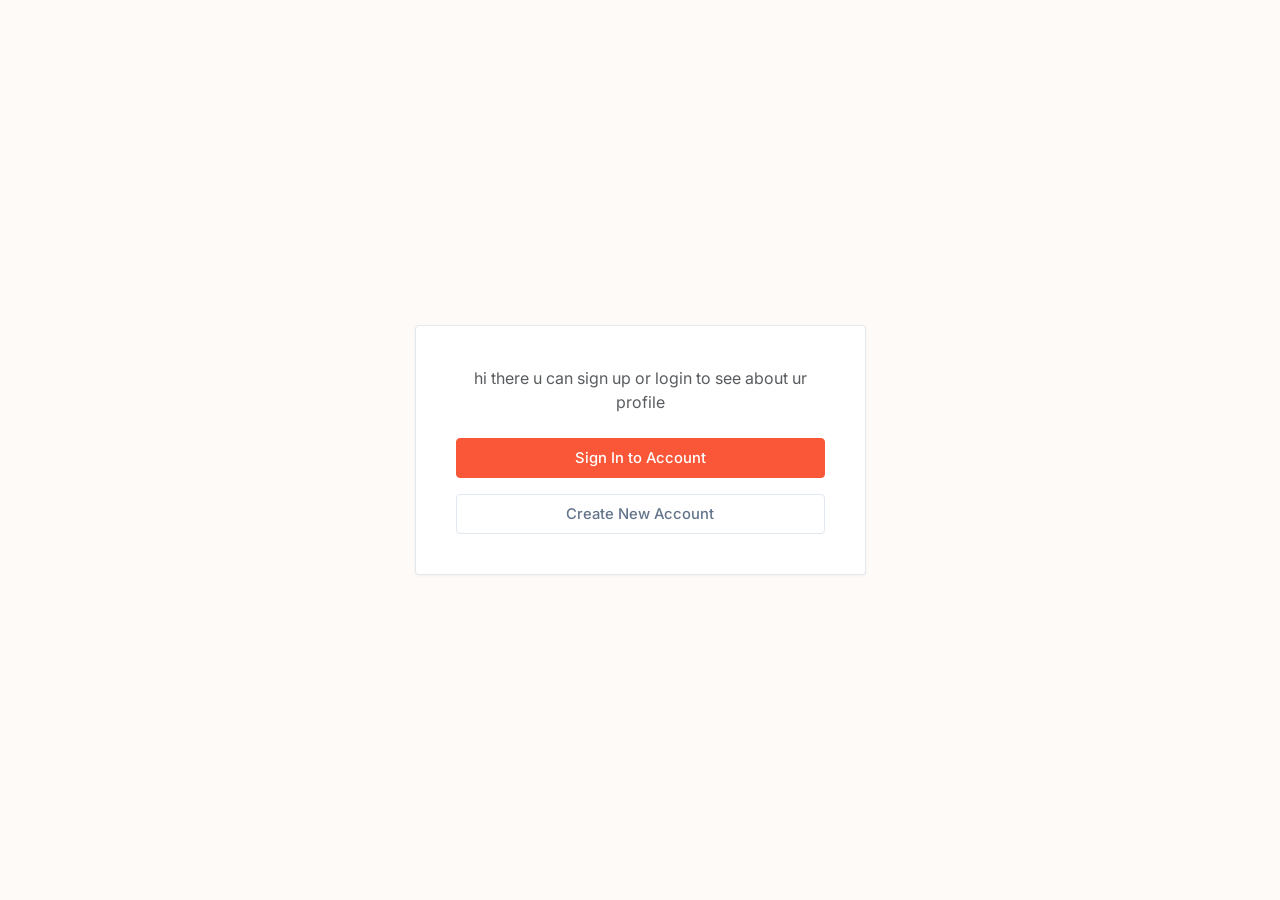
<file: index.html>
<!DOCTYPE html>
<html lang="en">
<head>
    <meta charset="UTF-8">
    <meta name="viewport" content="width=device-width, initial-scale=1.0">
    <title>Welcome - Auth & Profile System</title>
    <script>
        if (localStorage.getItem('session_token')) {
            window.location.href = 'profile.html';
        }
    </script>
    <link href="https://cdn.jsdelivr.net/npm/bootstrap@5.3.3/dist/css/bootstrap.min.css" rel="stylesheet">
    <link href="css/style.css" rel="stylesheet">
</head>
<body class="d-flex flex-column min-vh-100">
    <main class="container my-auto">
        <div class="row justify-content-center">
            <div class="col-md-7 col-lg-5 text-center">
                <div class="custom-card">
                    <p class="mb-4 text-center fs-6 text-muted">hi there u can sign up or login to see about ur profile</p>
                    <div class="d-grid gap-3">
                        <a href="login.html" class="btn btn-primary btn-lg py-2">Sign In to Account</a>
                        <a href="register.html" class="btn btn-outline-secondary btn-lg py-2">Create New Account</a>
                    </div>
                </div>
            </div>
        </div>
    </main>
    <script src="https://cdn.jsdelivr.net/npm/bootstrap@5.3.3/dist/js/bootstrap.bundle.min.js"></script>
</body>
</html>
</file>
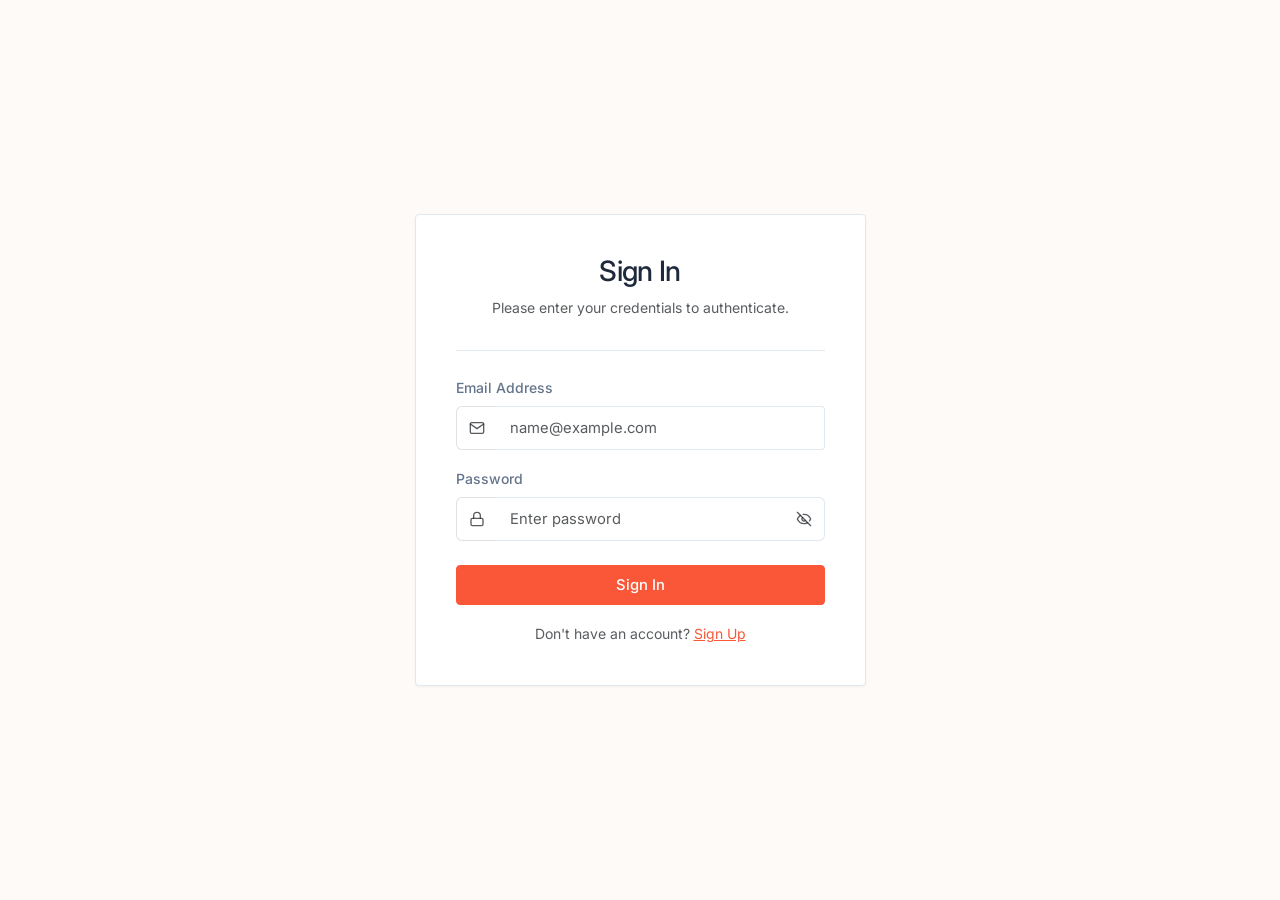
<file: login.html>
<!DOCTYPE html>
<html lang="en">
<head>
    <meta charset="UTF-8">
    <meta name="viewport" content="width=device-width, initial-scale=1.0">
    <title>Sign In - SecureAuth</title>
    <script>
        if (localStorage.getItem('session_token')) {
            window.location.href = 'profile.html';
        }
    </script>
    <link href="https://cdn.jsdelivr.net/npm/bootstrap@5.3.3/dist/css/bootstrap.min.css" rel="stylesheet">
    <link href="css/style.css" rel="stylesheet">
</head>
<body class="d-flex flex-column min-vh-100">
    <main class="container my-auto py-5">
        <div class="row justify-content-center">
            <div class="col-md-8 col-lg-5">
                <div class="custom-card">
                    <div class="custom-card-header text-center">
                        <h1 class="h3 font-weight-bold">Sign In</h1>
                        <p class="text-muted small">Please enter your credentials to authenticate.</p>
                    </div>
                    <div id="alert-container" class="mb-3 d-none">
                        <div id="alert-message" class="alert py-2.5"></div>
                    </div>
                    <form id="loginForm" novalidate>
                        <div class="mb-3">
                            <label for="email" class="form-label">Email Address</label>
                            <div class="input-group">
                                <span class="input-group-text bg-white border-end-0 text-muted">
                                    <svg aria-hidden="true" xmlns="http://www.w3.org/2000/svg" width="16" height="16" viewBox="0 0 24 24" fill="none" stroke="currentColor" stroke-width="2" stroke-linecap="round" stroke-linejoin="round"><path d="M4 4h16c1.1 0 2 .9 2 2v12c0 1.1-.9 2-2 2H4c-1.1 0-2-.9-2-2V6c0-1.1.9-2 2-2z"/><polyline points="22,6 12,13 2,6"/></svg>
                                </span>
                                <input type="email" class="form-control border-start-0" id="email" name="email" placeholder="name@example.com" required autocomplete="email">
                            </div>
                        </div>
                        <div class="mb-4">
                            <label for="password" class="form-label">Password</label>
                            <div class="input-group">
                                <span class="input-group-text bg-white border-end-0 text-muted">
                                    <svg aria-hidden="true" xmlns="http://www.w3.org/2000/svg" width="16" height="16" viewBox="0 0 24 24" fill="none" stroke="currentColor" stroke-width="2" stroke-linecap="round" stroke-linejoin="round"><rect x="3" y="11" width="18" height="11" rx="2" ry="2"/><path d="M7 11V7a5 5 0 0 1 10 0v4"/></svg>
                                </span>
                                <input type="password" class="form-control border-start-0 border-end-0" id="password" name="password" placeholder="Enter password" required autocomplete="current-password">
                                <span role="button" class="input-group-text border-start-0 bg-white text-muted toggle-password" style="border-color: var(--color-border); cursor: pointer;" data-target="#password">
                                    <svg xmlns="http://www.w3.org/2000/svg" width="16" height="16" viewBox="0 0 24 24" fill="none" stroke="currentColor" stroke-width="2" stroke-linecap="round" stroke-linejoin="round">
                                        <path d="M9.88 9.88a3 3 0 1 0 4.24 4.24"/>
                                        <path d="M10.73 5.08A10.43 10.43 0 0 1 12 5c7 0 10 7 10 7a13.16 13.16 0 0 1-1.67 2.68"/>
                                        <path d="M6.61 6.61A13.52 13.52 0 0 0 2 12s3 7 10 7a9.74 9.74 0 0 0 5.39-1.61"/>
                                        <line x1="2" x2="22" y1="2" y2="22"/>
                                    </svg>
                                </span>
                            </div>
                        </div>
                        <div class="d-grid mb-3">
                            <button type="submit" class="btn btn-primary btn-lg py-2">Sign In</button>
                        </div>
                    </form>
                    <div class="text-center mt-3">
                        <span class="text-muted small">Don't have an account? <a href="register.html" class="text-primary font-weight-bold">Sign Up</a></span>
                    </div>
                </div>
            </div>
        </div>
    </main>
    <script src="https://code.jquery.com/jquery-3.7.1.min.js"></script>
    <script src="https://cdn.jsdelivr.net/npm/bootstrap@5.3.3/dist/js/bootstrap.bundle.min.js"></script>
    <script src="js/login.js"></script>
</body>
</html>
</file>
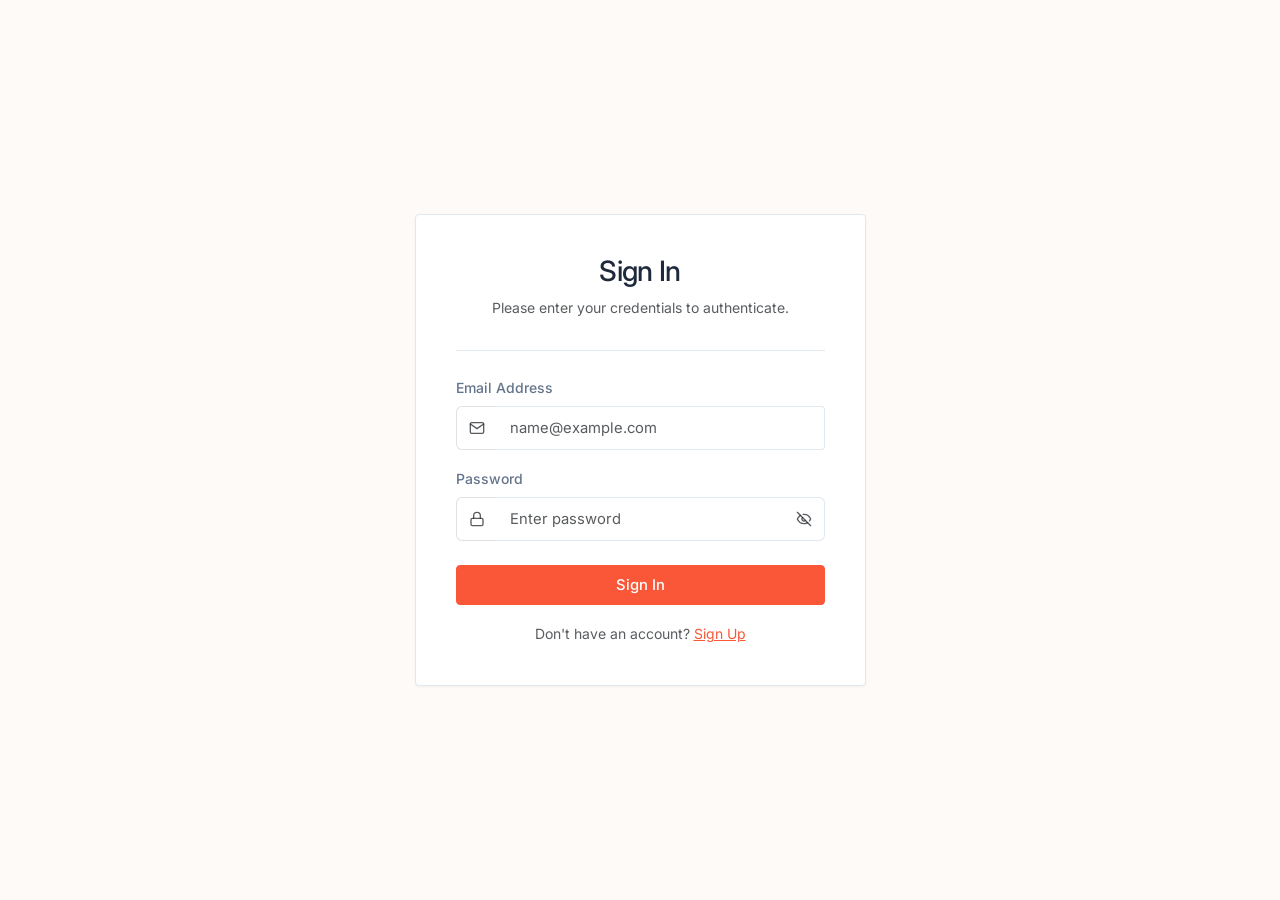
<file: profile.html>
<!DOCTYPE html>
<html lang="en">
<head>
    <meta charset="UTF-8">
    <meta name="viewport" content="width=device-width, initial-scale=1.0">
    <title>My Profile - SecureAuth</title>
    <script>
        if (!localStorage.getItem('session_token')) {
            window.location.href = 'login.html';
        }
    </script>
    <link href="https://cdn.jsdelivr.net/npm/bootstrap@5.3.3/dist/css/bootstrap.min.css" rel="stylesheet">
    <link href="css/style.css" rel="stylesheet">
</head>
<body class="d-flex flex-column min-vh-100">
    <nav class="custom-navbar navbar navbar-expand-lg navbar-light">
        <div class="container">
            <a class="navbar-brand d-flex align-items-center" href="profile.html">
                <svg aria-hidden="true" xmlns="http://www.w3.org/2000/svg" width="24" height="24" viewBox="0 0 24 24" fill="none" stroke="currentColor" stroke-width="2" stroke-linecap="round" stroke-linejoin="round" class="me-2 text-primary"><path d="M12 22s8-4 8-10V5l-8-3-8 3v7c0 6 8 10 8 10z"/></svg>
                SecureAuth
            </a>
            <button class="navbar-toggler" type="button" data-bs-toggle="collapse" data-bs-target="#navbarContent" aria-controls="navbarContent" aria-expanded="false" aria-label="Toggle navigation">
                <span class="navbar-toggler-icon"></span>
            </button>
            <div class="collapse navbar-collapse" id="navbarContent">
                <ul class="navbar-nav ms-auto align-items-lg-center">
                    <li class="nav-item me-3">
                        <span class="navbar-text small text-muted">
                            Logged in as: <strong id="navbar-user-email">...</strong>
                        </span>
                    </li>
                    <li class="nav-item mt-2 mt-lg-0">
                        <button id="logoutBtn" class="btn btn-outline-secondary btn-sm py-1.5 px-3 d-flex align-items-center">
                            <svg aria-hidden="true" xmlns="http://www.w3.org/2000/svg" width="14" height="14" viewBox="0 0 24 24" fill="none" stroke="currentColor" stroke-width="2" stroke-linecap="round" stroke-linejoin="round" class="me-1"><path d="M9 21H5a2 2 0 0 1-2-2V5a2 2 0 0 1 2-2h4"/><polyline points="16 17 21 12 16 7"/><line x1="21" y1="12" x2="9" y2="12"/></svg>
                            Log Out
                        </button>
                    </li>
                </ul>
            </div>
        </div>
    </nav>
    <main class="container my-5">
        <div class="row mb-4">
            <div class="col-12">
                <h1 class="h3 mb-1 font-weight-bold">Welcome, <span id="welcome-name">User</span>!</h1>
                <p class="text-muted small">Manage your profile details and database entities here.</p>
            </div>
        </div>
        <div id="alert-container" class="mb-4 d-none">
            <div id="alert-message" class="alert py-2.5"></div>
        </div>
        <div class="row g-4">
            <div class="col-lg-5">
                <div class="custom-card h-100">
                    <div class="custom-card-header d-flex align-items-center">
                        <svg aria-hidden="true" xmlns="http://www.w3.org/2000/svg" width="20" height="20" viewBox="0 0 24 24" fill="none" stroke="var(--color-primary)" stroke-width="2" stroke-linecap="round" stroke-linejoin="round" class="me-2"><path d="M14 2H6a2 2 0 0 0-2 2v16a2 2 0 0 0 2 2h12a2 2 0 0 0 2-2V8z"/><polyline points="14 2 14 8 20 8"/><line x1="16" y1="13" x2="8" y2="13"/><line x1="16" y1="17" x2="8" y2="17"/><polyline points="10 9 9 9 8 9"/></svg>
                        <h2 class="h5 mb-0 font-weight-bold">Account Overview</h2>
                    </div>
                    <div class="table-responsive">
                        <table class="table table-borderless align-middle mb-0" style="font-size: 0.925rem;">
                            <tbody>
                                <tr class="border-bottom border-light">
                                    <td class="text-muted py-3" style="width: 35%;">Full Name</td>
                                    <td class="fw-semibold py-3" id="profile-name">...</td>
                                </tr>
                                <tr class="border-bottom border-light">
                                    <td class="text-muted py-3">Email Address</td>
                                    <td class="fw-semibold py-3" id="profile-email">...</td>
                                </tr>
                                <tr class="border-bottom border-light">
                                    <td class="text-muted py-3">Age</td>
                                    <td class="fw-semibold py-3" id="profile-age">Not set</td>
                                </tr>
                                <tr class="border-bottom border-light">
                                    <td class="text-muted py-3">Date of Birth</td>
                                    <td class="fw-semibold py-3" id="profile-dob">Not set</td>
                                </tr>
                                <tr>
                                    <td class="text-muted py-3">Contact Number</td>
                                    <td class="fw-semibold py-3" id="profile-contact">Not set</td>
                                </tr>
                            </tbody>
                        </table>
                    </div>
                </div>
            </div>
            <div class="col-lg-7">
                <div class="custom-card">
                    <div class="custom-card-header d-flex align-items-center">
                        <svg aria-hidden="true" xmlns="http://www.w3.org/2000/svg" width="20" height="20" viewBox="0 0 24 24" fill="none" stroke="var(--color-primary)" stroke-width="2" stroke-linecap="round" stroke-linejoin="round" class="me-2"><path d="M11 4H4a2 2 0 0 0-2 2v14a2 2 0 0 0 2 2h14a2 2 0 0 0 2-2v-7"/><path d="M18.5 2.5a2.121 2.121 0 1 1 3 3L12 15l-4 1 1-4 9.5-9.5z"/></svg>
                        <h2 class="h5 mb-0 font-weight-bold">Update Profile Details</h2>
                    </div>
                    <form id="profileForm" novalidate>
                        <div class="mb-3">
                            <label for="age" class="form-label">Age</label>
                            <input type="number" class="form-control" id="age" name="age" placeholder="e.g. 24" min="1" max="120" required>
                            <div class="invalid-feedback">Please enter a valid age (1-120).</div>
                        </div>
                        <div class="mb-3">
                            <label for="dob" class="form-label">Date of Birth</label>
                            <input type="date" class="form-control" id="dob" name="dob" required>
                            <div class="invalid-feedback">Please select your date of birth.</div>
                        </div>
                        <div class="mb-4">
                            <label for="contact" class="form-label">Contact Number</label>
                            <input type="tel" class="form-control" id="contact" name="contact" placeholder="e.g. 9876543210" required maxlength="10">
                            <div class="invalid-feedback">Please enter a valid 10-digit contact number.</div>
                        </div>
                        <div class="d-flex justify-content-end">
                            <button type="submit" class="btn btn-primary px-4 py-2">Save Profile Details</button>
                        </div>
                    </form>
                </div>
            </div>
        </div>
    </main>
    <script src="https://code.jquery.com/jquery-3.7.1.min.js"></script>
    <script src="https://cdn.jsdelivr.net/npm/bootstrap@5.3.3/dist/js/bootstrap.bundle.min.js"></script>
    <script src="js/profile.js"></script>
</body>
</html>
</file>
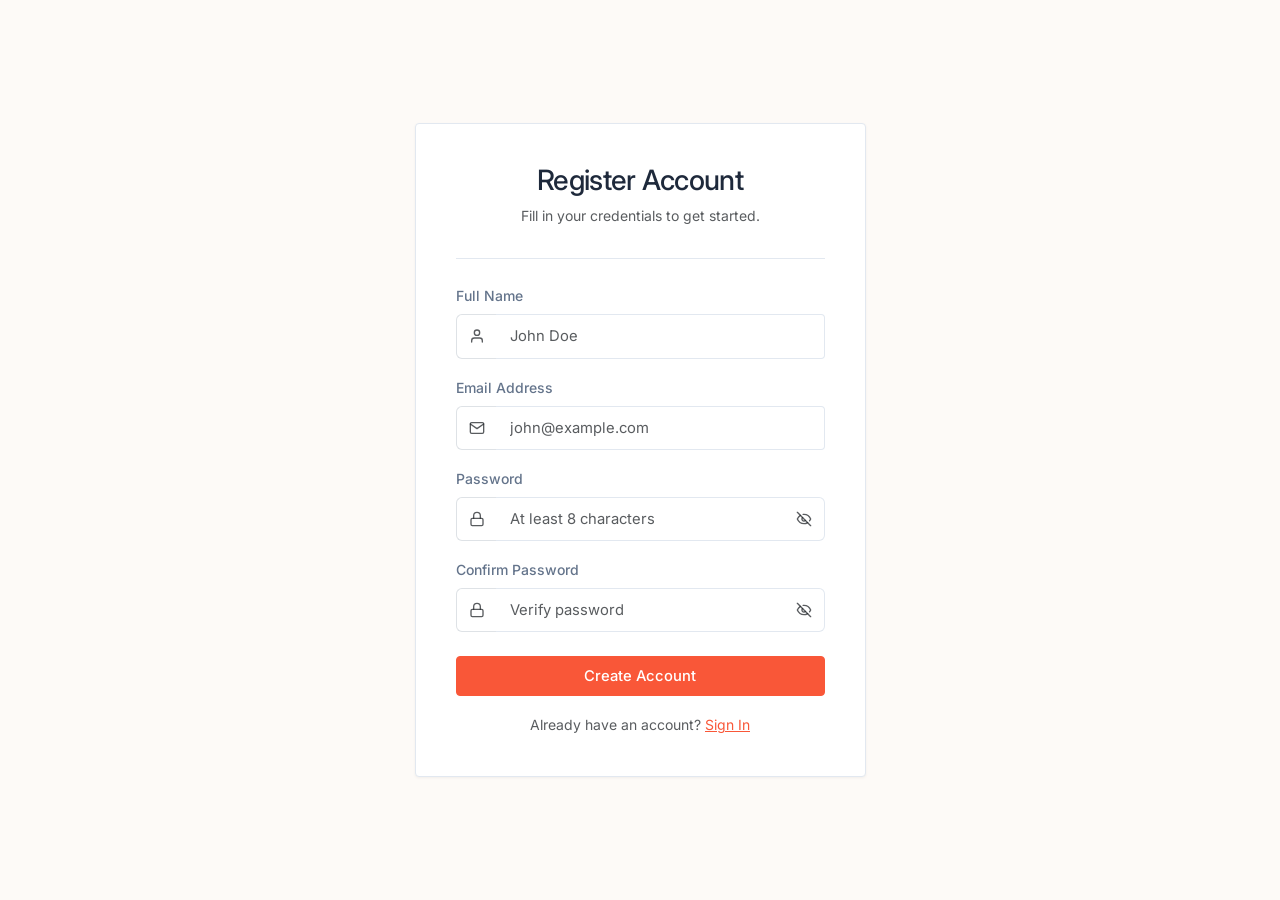
<file: register.html>
<!DOCTYPE html>
<html lang="en">
<head>
    <meta charset="UTF-8">
    <meta name="viewport" content="width=device-width, initial-scale=1.0">
    <title>Create Account - SecureAuth</title>
    <script>
        if (localStorage.getItem('session_token')) {
            window.location.href = 'profile.html';
        }
    </script>
    <link href="https://cdn.jsdelivr.net/npm/bootstrap@5.3.3/dist/css/bootstrap.min.css" rel="stylesheet">
    <link href="css/style.css" rel="stylesheet">
</head>
<body class="d-flex flex-column min-vh-100">
    <main class="container my-auto py-5">
        <div class="row justify-content-center">
            <div class="col-md-8 col-lg-5">
                <div class="custom-card">
                    <div class="custom-card-header text-center">
                        <h1 class="h3 font-weight-bold">Register Account</h1>
                        <p class="text-muted small">Fill in your credentials to get started.</p>
                    </div>
                    <div id="alert-container" class="mb-3 d-none">
                        <div id="alert-message" class="alert py-2.5"></div>
                    </div>
                    <form id="registerForm" novalidate>
                        <div class="mb-3">
                            <label for="name" class="form-label">Full Name</label>
                            <div class="input-group">
                                <span class="input-group-text bg-white border-end-0 text-muted">
                                    <svg aria-hidden="true" xmlns="http://www.w3.org/2000/svg" width="16" height="16" viewBox="0 0 24 24" fill="none" stroke="currentColor" stroke-width="2" stroke-linecap="round" stroke-linejoin="round"><path d="M20 21v-2a4 4 0 0 0-4-4H8a4 4 0 0 0-4 4v2"/><circle cx="12" cy="7" r="4"/></svg>
                                </span>
                                <input type="text" class="form-control border-start-0" id="name" name="name" placeholder="John Doe" required autocomplete="name">
                            </div>
                        </div>
                        <div class="mb-3">
                            <label for="email" class="form-label">Email Address</label>
                            <div class="input-group">
                                <span class="input-group-text bg-white border-end-0 text-muted">
                                    <svg aria-hidden="true" xmlns="http://www.w3.org/2000/svg" width="16" height="16" viewBox="0 0 24 24" fill="none" stroke="currentColor" stroke-width="2" stroke-linecap="round" stroke-linejoin="round"><path d="M4 4h16c1.1 0 2 .9 2 2v12c0 1.1-.9 2-2 2H4c-1.1 0-2-.9-2-2V6c0-1.1.9-2 2-2z"/><polyline points="22,6 12,13 2,6"/></svg>
                                </span>
                                <input type="email" class="form-control border-start-0" id="email" name="email" placeholder="john@example.com" required autocomplete="email">
                            </div>
                        </div>
                        <div class="mb-3">
                            <label for="password" class="form-label">Password</label>
                            <div class="input-group">
                                <span class="input-group-text bg-white border-end-0 text-muted">
                                    <svg aria-hidden="true" xmlns="http://www.w3.org/2000/svg" width="16" height="16" viewBox="0 0 24 24" fill="none" stroke="currentColor" stroke-width="2" stroke-linecap="round" stroke-linejoin="round"><rect x="3" y="11" width="18" height="11" rx="2" ry="2"/><path d="M7 11V7a5 5 0 0 1 10 0v4"/></svg>
                                </span>
                                <input type="password" class="form-control border-start-0 border-end-0" id="password" name="password" placeholder="At least 8 characters" required autocomplete="new-password">
                                <span role="button" class="input-group-text border-start-0 bg-white text-muted toggle-password" style="border-color: var(--color-border); cursor: pointer;" data-target="#password">
                                    <svg xmlns="http://www.w3.org/2000/svg" width="16" height="16" viewBox="0 0 24 24" fill="none" stroke="currentColor" stroke-width="2" stroke-linecap="round" stroke-linejoin="round">
                                        <path d="M9.88 9.88a3 3 0 1 0 4.24 4.24"/>
                                        <path d="M10.73 5.08A10.43 10.43 0 0 1 12 5c7 0 10 7 10 7a13.16 13.16 0 0 1-1.67 2.68"/>
                                        <path d="M6.61 6.61A13.52 13.52 0 0 0 2 12s3 7 10 7a9.74 9.74 0 0 0 5.39-1.61"/>
                                        <line x1="2" x2="22" y1="2" y2="22"/>
                                    </svg>
                                </span>
                            </div>
                        </div>
                        <div class="mb-4">
                            <label for="confirm_password" class="form-label">Confirm Password</label>
                            <div class="input-group">
                                <span class="input-group-text bg-white border-end-0 text-muted">
                                    <svg aria-hidden="true" xmlns="http://www.w3.org/2000/svg" width="16" height="16" viewBox="0 0 24 24" fill="none" stroke="currentColor" stroke-width="2" stroke-linecap="round" stroke-linejoin="round"><rect x="3" y="11" width="18" height="11" rx="2" ry="2"/><path d="M7 11V7a5 5 0 0 1 10 0v4"/></svg>
                                </span>
                                <input type="password" class="form-control border-start-0 border-end-0" id="confirm_password" name="confirm_password" placeholder="Verify password" required autocomplete="new-password">
                                <span role="button" class="input-group-text border-start-0 bg-white text-muted toggle-password" style="border-color: var(--color-border); cursor: pointer;" data-target="#confirm_password">
                                    <svg xmlns="http://www.w3.org/2000/svg" width="16" height="16" viewBox="0 0 24 24" fill="none" stroke="currentColor" stroke-width="2" stroke-linecap="round" stroke-linejoin="round">
                                        <path d="M9.88 9.88a3 3 0 1 0 4.24 4.24"/>
                                        <path d="M10.73 5.08A10.43 10.43 0 0 1 12 5c7 0 10 7 10 7a13.16 13.16 0 0 1-1.67 2.68"/>
                                        <path d="M6.61 6.61A13.52 13.52 0 0 0 2 12s3 7 10 7a9.74 9.74 0 0 0 5.39-1.61"/>
                                        <line x1="2" x2="22" y1="2" y2="22"/>
                                    </svg>
                                </span>
                            </div>
                        </div>
                        <div class="d-grid mb-3">
                            <button type="submit" class="btn btn-primary btn-lg py-2">Create Account</button>
                        </div>
                    </form>
                    <div class="text-center mt-3">
                        <span class="text-muted small">Already have an account? <a href="login.html" class="text-primary font-weight-bold">Sign In</a></span>
                    </div>
                </div>
            </div>
        </div>
    </main>
    <script src="https://code.jquery.com/jquery-3.7.1.min.js"></script>
    <script src="https://cdn.jsdelivr.net/npm/bootstrap@5.3.3/dist/js/bootstrap.bundle.min.js"></script>
    <script src="js/register.js"></script>
</body>
</html>
</file>
<file: css/style.css>
@import url('https://fonts.googleapis.com/css2?family=Inter:wght@300;400;500;600;700&display=swap');

:root {
    --font-primary: 'Inter', -apple-system, BlinkMacSystemFont, "Segoe UI", Roboto, sans-serif;
    
    --color-bg: #fdfaf7;        
    --color-card-bg: #ffffff;
    --color-text-main: #1e293b;
    --color-text-muted: #64748b;
    --color-primary: #f95738;
    --color-primary-hover: #e03f20;
    --color-border: #e2e8f0;
    --color-border-focus: #f95738;
    
    --shadow-sm: 0 1px 3px 0 rgba(0, 0, 0, 0.05);
    --shadow-md: 0 4px 6px -1px rgba(0, 0, 0, 0.05);
    --border-radius: 4px;
}

body {
    background-color: var(--color-bg);
    color: var(--color-text-main);
    font-family: var(--font-primary);
    min-height: 100vh;
    display: flex;
    flex-direction: column;
}

.custom-card {
    background-color: var(--color-card-bg);
    border: 1px solid var(--color-border);
    border-radius: var(--border-radius);
    box-shadow: var(--shadow-sm);
    padding: 1.5rem;
    transition: box-shadow 0.2s ease-in-out, transform 0.2s ease-in-out;
}

@media (min-width: 768px) {
    .custom-card {
        padding: 2.5rem;
    }
}

.custom-card:hover {
    box-shadow: var(--shadow-md);
    transform: translateY(-2px);
}

.custom-card-header {
    border-bottom: 1px solid var(--color-border);
    margin-bottom: 1.5rem;
    padding-bottom: 1rem;
}

h1, h2, h3, h4, h5, h6 {
    color: var(--color-text-main);
    font-weight: 600;
    letter-spacing: -0.025em;
}

.text-primary {
    color: var(--color-primary) !important;
}

.form-control, .form-select {
    font-size: 0.925rem;
    padding: 0.625rem 0.875rem;
    border: 1px solid var(--color-border);
    border-radius: var(--border-radius);
    color: var(--color-text-main);
    background-color: #ffffff;
    transition: border-color 0.15s ease-in-out, box-shadow 0.15s ease-in-out;
}

.form-control:focus, .form-select:focus {
    color: var(--color-text-main);
    border-color: var(--color-border-focus);
    box-shadow: 0 0 0 3px rgba(249, 87, 56, 0.15);
    outline: 0;
}

.form-label {
    font-weight: 500;
    font-size: 0.875rem;
    color: var(--color-text-muted);
    margin-bottom: 0.5rem;
}

.btn-primary {
    background-color: var(--color-primary);
    border-color: var(--color-primary);
    font-weight: 500;
    font-size: 0.925rem;
    padding: 0.625rem 1.25rem;
    border-radius: var(--border-radius);
    transition: background-color 0.15s ease-in-out, border-color 0.15s ease-in-out, box-shadow 0.15s ease-in-out;
}

.btn-primary:hover, .btn-primary:active {
    background-color: var(--color-primary-hover) !important;
    border-color: var(--color-primary-hover) !important;
}

.btn-primary:focus {
    background-color: var(--color-primary-hover) !important;
    border-color: var(--color-primary-hover) !important;
    box-shadow: 0 0 0 3px rgba(249, 87, 56, 0.25) !important;
    outline: 0;
}

.btn-outline-secondary {
    border-color: var(--color-border);
    color: var(--color-text-muted);
    font-weight: 500;
    font-size: 0.925rem;
    padding: 0.625rem 1.25rem;
    border-radius: var(--border-radius);
    transition: background-color 0.15s ease-in-out, border-color 0.15s ease-in-out, box-shadow 0.15s ease-in-out;
}

.btn-outline-secondary:hover {
    background-color: var(--color-bg);
    border-color: var(--color-border);
    color: var(--color-text-main);
}

.btn-outline-secondary:focus {
    background-color: var(--color-bg) !important;
    border-color: var(--color-border) !important;
    color: var(--color-text-main) !important;
    box-shadow: 0 0 0 3px rgba(100, 116, 139, 0.15) !important;
    outline: 0;
}

.alert {
    border-radius: var(--border-radius);
    font-size: 0.875rem;
    border: 1px solid transparent;
}

.alert-danger {
    background-color: #fef2f2;
    border-color: #fee2e2;
    color: #991b1b;
}

.alert-success {
    background-color: #f0fdf4;
    border-color: #dcfce7;
    color: #166534;
}

.custom-navbar {
    background-color: #ffffff;
    border-bottom: 1px solid var(--color-border);
    padding: 1rem 0;
}

.navbar-brand {
    font-weight: 700;
    font-size: 1.25rem;
    color: var(--color-primary) !important;
}

footer {
    margin-top: auto;
    background-color: #ffffff;
    border-top: 1px solid var(--color-border);
    padding: 1.5rem 0;
    font-size: 0.825rem;
    color: var(--color-text-muted);
}

.toggle-password:hover {
    color: var(--color-primary) !important;
}

.toggle-password:focus {
    box-shadow: none !important;
    outline: none !important;
}
</file>
